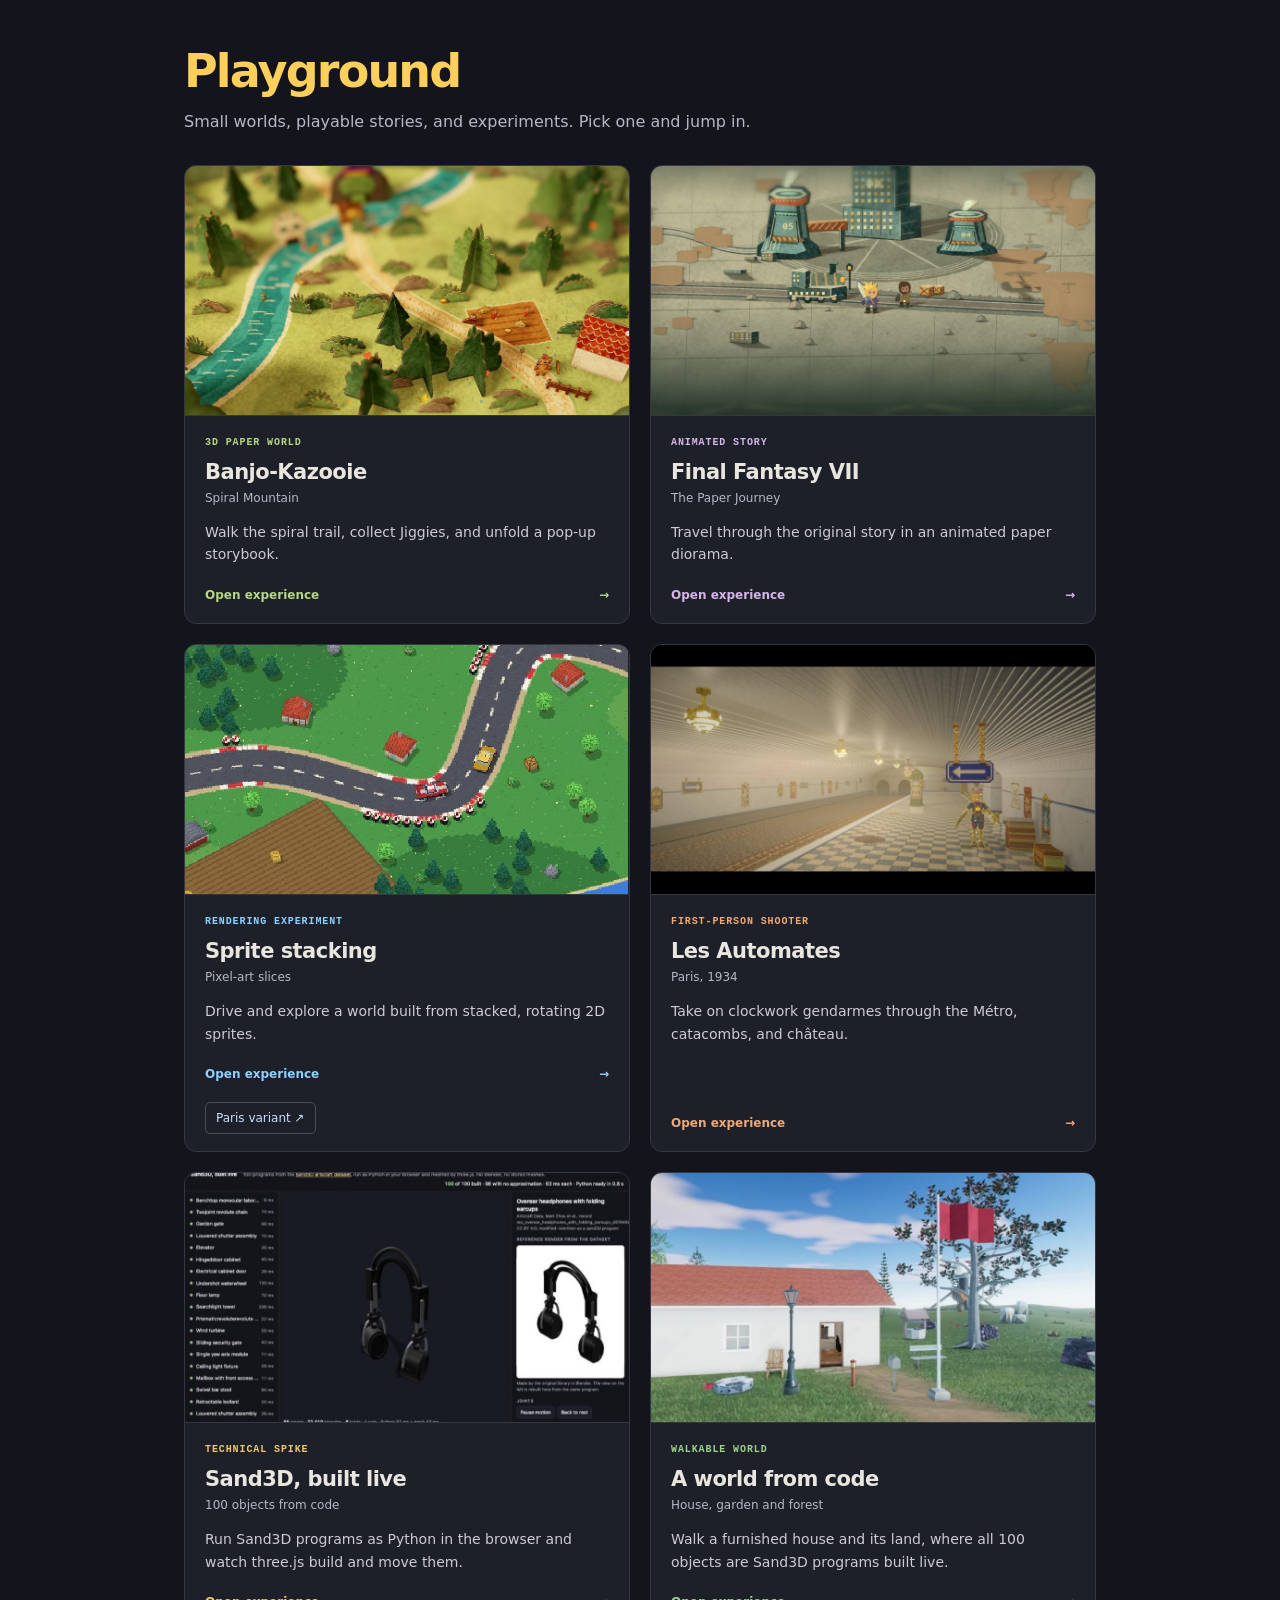
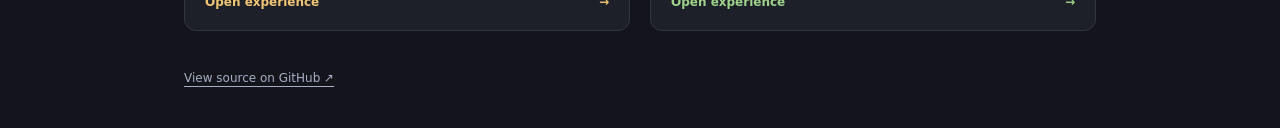
<file: index.html>
<!doctype html>
<html lang="en">
<head>
<meta charset="utf-8">
<meta name="viewport" content="width=device-width, initial-scale=1">
<meta name="description" content="A collection of playable worlds, papercraft stories, and browser experiments. Pick an experience and jump in.">
<meta name="theme-color" content="#14151c">
<title>Playground</title>
<style>
  * { box-sizing:border-box; }
  body { margin:0; background:#14151c; color:#e8e6df; font:16px/1.6 system-ui, sans-serif; }
  main { max-width:960px; margin:0 auto; padding:44px 24px 32px; }
  .intro { margin-bottom:30px; }
  h1 { margin:0; color:#ffcf5c; font-size:clamp(32px,5vw,46px); line-height:1.2; letter-spacing:-.04em; }
  .intro p { margin:10px 0 0; color:#b6b8c7; }
  .experiences { display:grid; grid-template-columns:repeat(2,minmax(0,1fr)); gap:20px; margin:0; padding:0; list-style:none; }
  .card { display:flex; flex-direction:column; min-width:0; overflow:hidden; border:1px solid #343640; border-radius:12px; background:#1d1f29; transition:border-color .15s ease, transform .15s ease; }
  .card:hover { border-color:var(--accent); transform:translateY(-3px); }
  .card:focus-within { border-color:var(--accent); }
  .experience { display:flex; flex:1; flex-direction:column; color:inherit; text-decoration:none; }
  .preview { display:block; width:100%; height:auto; aspect-ratio:16/9; object-fit:cover; background:#282d36; border-bottom:1px solid #343640; }
  .copy { display:flex; flex:1; flex-direction:column; padding:19px 20px 18px; }
  .kind { margin:0 0 9px; color:var(--accent); font:600 10px/1.5 ui-monospace, Menlo, Consolas, monospace; letter-spacing:.09em; text-transform:uppercase; }
  h2 { margin:0; font-size:21px; line-height:1.25; letter-spacing:-.025em; }
  .setting { margin:4px 0 0; color:#b6b8c7; font-size:12px; }
  .description { margin:13px 0 20px; color:#cbccd4; font-size:14px; line-height:1.6; }
  .open { display:flex; justify-content:space-between; gap:12px; margin-top:auto; color:var(--accent); font-size:12px; font-weight:600; }
  .variant { padding:0 20px 17px; margin:0; font-size:12px; }
  .variant a { display:inline-flex; align-items:center; min-height:32px; padding:3px 10px; border:1px solid #4a4d5a; border-radius:5px; color:#cbdfff; text-decoration:none; }
  .variant a:hover { border-color:#8fd0ff; background:#282d3c; }
  a:focus-visible { outline:3px solid #ffcf5c; outline-offset:-4px; border-radius:5px; }
  footer { margin-top:30px; font-size:12px; }
  footer a { display:inline-block; padding:8px 0; color:#a8afc4; text-underline-offset:4px; }
  @media(max-width:600px) { main { padding:28px 18px; } .intro { margin-bottom:22px; } .experiences { grid-template-columns:1fr; gap:18px; } }
  @media(prefers-reduced-motion:reduce) { .card { transition:none; } .card:hover { transform:none; } }
</style>
</head>
<body>
<main>
  <header class="intro">
    <h1>Playground</h1>
    <p>Small worlds, playable stories, and experiments. Pick one and jump in.</p>
  </header>
  <ul class="experiences" aria-label="Experiences">
    <li class="card" style="--accent:#b6d784">
      <a class="experience" href="banjo-kazooie/">
        <img class="preview" src="assets/previews/banjo-kazooie.jpg" alt="" width="960" height="540" decoding="async">
        <div class="copy">
          <p class="kind">3D paper world</p>
          <h2>Banjo-Kazooie</h2>
          <p class="setting">Spiral Mountain</p>
          <p class="description">Walk the spiral trail, collect Jiggies, and unfold a pop-up storybook.</p>
          <span class="open">Open experience <span aria-hidden="true">→</span></span>
        </div>
      </a>
    </li>
    <li class="card" style="--accent:#d6b6ea">
      <a class="experience" href="ffvii-story/">
        <img class="preview" src="assets/previews/ffvii-story.jpg" alt="" width="960" height="540" decoding="async">
        <div class="copy">
          <p class="kind">Animated story</p>
          <h2>Final Fantasy VII</h2>
          <p class="setting">The Paper Journey</p>
          <p class="description">Travel through the original story in an animated paper diorama.</p>
          <span class="open">Open experience <span aria-hidden="true">→</span></span>
        </div>
      </a>
    </li>
    <li class="card" style="--accent:#8fd0ff">
      <a class="experience" href="sprite-stacking/">
        <img class="preview" src="assets/previews/sprite-stacking.jpg" alt="" width="960" height="540" decoding="async">
        <div class="copy">
          <p class="kind">Rendering experiment</p>
          <h2>Sprite stacking</h2>
          <p class="setting">Pixel-art slices</p>
          <p class="description">Drive and explore a world built from stacked, rotating 2D sprites.</p>
          <span class="open">Open experience <span aria-hidden="true">→</span></span>
        </div>
      </a>
      <p class="variant"><a href="sprite-stacking/?world=paris">Paris variant <span aria-hidden="true">&nbsp;↗</span></a></p>
    </li>
    <li class="card" style="--accent:#edaa79">
      <a class="experience" href="automates/">
        <img class="preview" src="assets/previews/automates.jpg" alt="" width="960" height="540" loading="lazy" decoding="async">
        <div class="copy">
          <p class="kind">First-person shooter</p>
          <h2>Les Automates</h2>
          <p class="setting">Paris, 1934</p>
          <p class="description">Take on clockwork gendarmes through the Métro, catacombs, and château.</p>
          <span class="open">Open experience <span aria-hidden="true">→</span></span>
        </div>
      </a>
    </li>
    <li class="card" style="--accent:#f0c674">
      <a class="experience" href="sand3d-live/">
        <img class="preview" src="assets/previews/sand3d-live.jpg" alt="" width="960" height="540" loading="lazy" decoding="async">
        <div class="copy">
          <p class="kind">Technical spike</p>
          <h2>Sand3D, built live</h2>
          <p class="setting">100 objects from code</p>
          <p class="description">Run Sand3D programs as Python in the browser and watch three.js build and move them.</p>
          <span class="open">Open experience <span aria-hidden="true">→</span></span>
        </div>
      </a>
    </li>
    <li class="card" style="--accent:#9fd38a">
      <a class="experience" href="sand3d-world/">
        <img class="preview" src="assets/previews/sand3d-world.jpg" alt="" width="960" height="540" loading="lazy" decoding="async">
        <div class="copy">
          <p class="kind">Walkable world</p>
          <h2>A world from code</h2>
          <p class="setting">House, garden and forest</p>
          <p class="description">Walk a furnished house and its land, where all 100 objects are Sand3D programs built live.</p>
          <span class="open">Open experience <span aria-hidden="true">→</span></span>
        </div>
      </a>
    </li>
  </ul>
  <footer><a href="https://github.com/rnaud/playground">View source on GitHub ↗</a></footer>
</main>
</body>
</html>
</file>
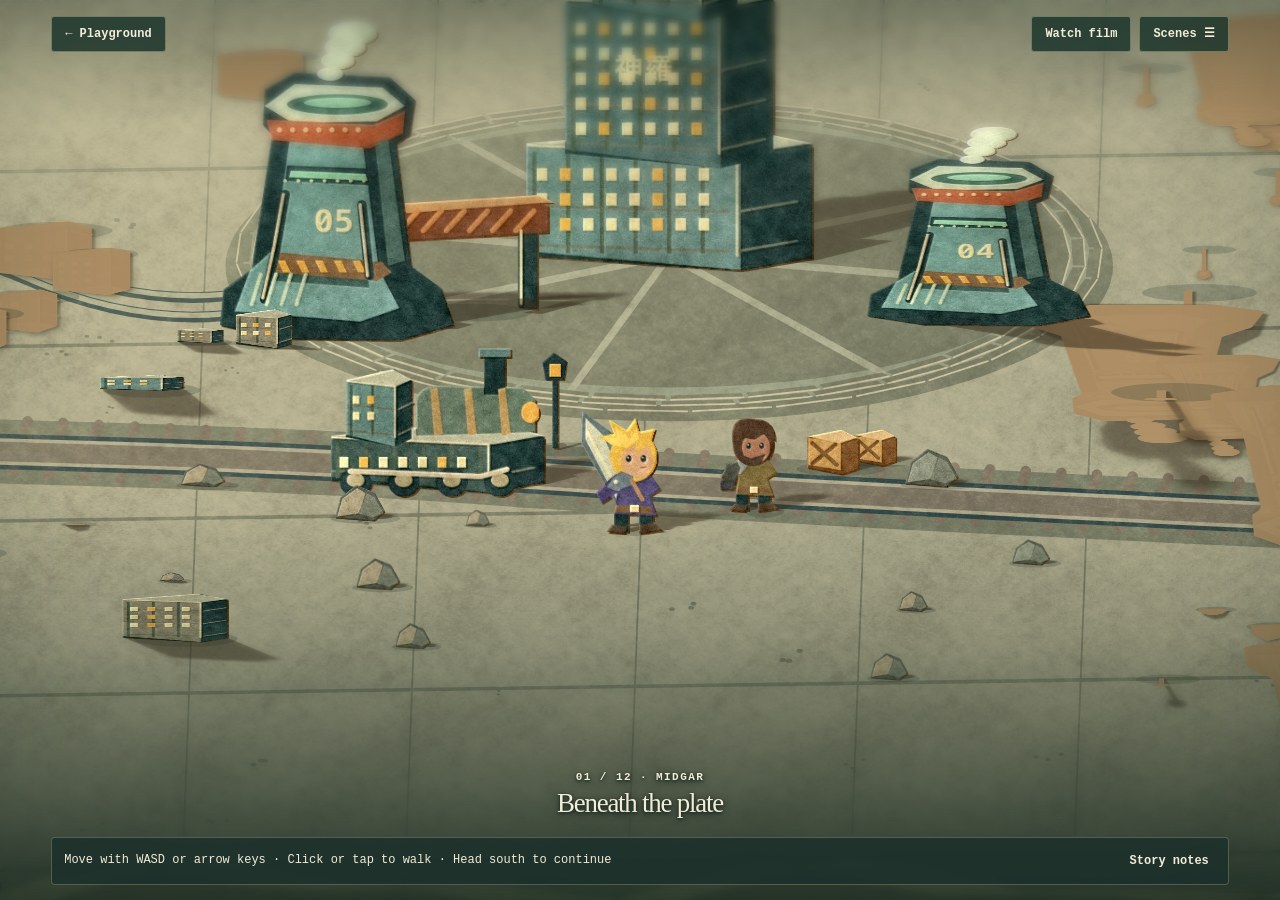
<file: ffvii-story/index.html>
<!doctype html><html lang="en"><head><meta charset="utf-8"><meta name="viewport" content="width=device-width,initial-scale=1,viewport-fit=cover"><meta name="theme-color" content="#293c32"><title>Final Fantasy VII · The Paper Journey</title><link rel="stylesheet" href="style.css"></head>
<body><main>
<svg id="world" role="img" aria-label="An animated pop-up paper map of Final Fantasy VII" preserveAspectRatio="xMidYMid slice"></svg>
<header><a href="../">← Playground</a><span class="tools"><button id="mode">Watch film</button> <button id="open-scenes">Scenes ☰</button></span></header>
<section id="captions" aria-label="Current scene"><div class="location" id="location"></div><h1 id="title"></h1><p id="caption"></p></section>
<footer><span id="walk-help">Move with WASD or arrow keys · Click or tap to walk · Head south to continue</span><button id="play" aria-label="Pause">Ⅱ</button><label class="sr" for="seek">Film position</label><input type="range" id="seek" min="0" step=".1" value="0"><output id="clock"></output><button id="story">Story notes</button></footer>
<dialog id="drawer"><form method="dialog"><button aria-label="Close">Close ×</button></form><div id="panel"></div></dialog>
<noscript>Enable JavaScript to play the illustrated journey.</noscript>
</main><script type="module" src="reader.js"></script></body></html>
</file>
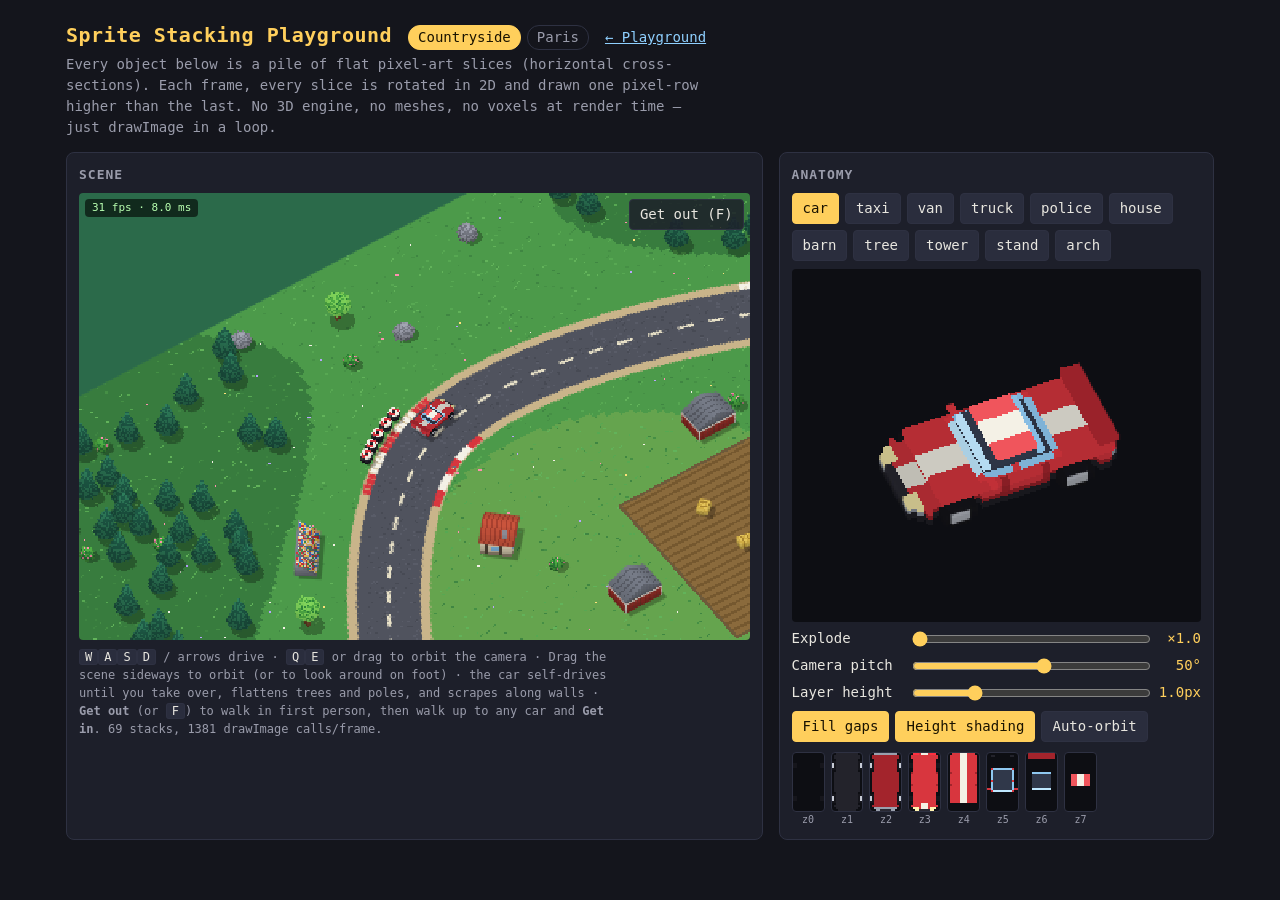
<file: sprite-stacking/index.html>
<!doctype html>
<html lang="en">
<head>
<meta charset="utf-8">
<meta name="viewport" content="width=device-width, initial-scale=1">
<title>Sprite Stacking Playground</title>
<link rel="stylesheet" href="../shared/style.css">
</head>
<body>
<main>
  <header class="top"><h1>Sprite Stacking Playground</h1><nav id="worlds"></nav><a href="../">&larr; Playground</a></header>
  <p>Every object below is a pile of flat pixel-art slices (horizontal cross-sections). Each frame, every
     slice is rotated in 2D and drawn one pixel-row higher than the last. No 3D engine, no meshes, no voxels
     at render time &mdash; just <code>drawImage</code> in a loop.</p>

  <div class="grid">
    <section class="card">
      <h2>Scene</h2>
      <div class="stage"><canvas id="scene" width="420" height="280"></canvas><span id="fps"></span><button id="act"></button></div>
      <div id="pad">
        <div><button data-k="a" aria-label="Steer left">&#9664;</button><button data-k="d" aria-label="Steer right">&#9654;</button></div>
        <div><button data-k="s" aria-label="Brake / reverse">&#9660;</button><button data-k="w" aria-label="Accelerate">&#9650;</button></div>
      </div>
      <p class="hint"><span class="keys"><kbd>W</kbd><kbd>A</kbd><kbd>S</kbd><kbd>D</kbd> / arrows drive &middot;
        <kbd>Q</kbd><kbd>E</kbd> or drag to orbit the camera &middot;</span> Drag the scene sideways to orbit (or to look around on foot) &middot; the car self-drives until you take over, flattens trees and poles, and scrapes along walls &middot;
        <b>Get out</b> (or <kbd>F</kbd>) to walk in first person, then walk up to any car and <b>Get in</b>.
        <span id="stats"></span></p>
    </section>

    <section class="card">
      <h2>Anatomy</h2>
      <div class="row" id="picker"></div>
      <canvas id="anatomy" width="220" height="190"></canvas>
      <label><span>Explode</span><input id="explode" type="range" min="1" max="8" step="0.1" value="1"><span id="explodeV"></span></label>
      <label><span>Camera pitch</span><input id="pitch" type="range" min="0" max="90" step="1" value="50"><span id="pitchV"></span></label>
      <label><span>Layer height</span><input id="spacing" type="range" min="0.5" max="2.5" step="0.1" value="1"><span id="spacingV"></span></label>
      <div class="row">
        <button id="fill" class="on">Fill gaps</button>
        <button id="shade" class="on">Height shading</button>
        <button id="orbit">Auto-orbit</button>
      </div>
      <div id="slices"></div>
    </section>
  </div>
</main>

<script src="../shared/sim.js"></script>
<script>
'use strict';
// ---------- models: a function (x,y,z) -> colour, baked into one canvas per z ----------
// Two bakes per model: flat colours, and "shaded" (lower slices darker) which sells the depth.
function makeModel(name, W, L, H, fn) {
  const bake = shaded => {
    const out = [];
    for (let z = 0; z < H; z++) {
      const c = mkCanvas(W, L), g = c.getContext('2d'), img = g.createImageData(W, L);
      const k = shaded ? 0.62 + 0.38 * (z / Math.max(1, H - 1)) : 1;
      for (let y = 0; y < L; y++) for (let x = 0; x < W; x++) {
        const col = fn(x, y, z);
        if (col == null) continue;
        const i = (y * W + x) * 4;
        img.data[i] = (col >> 16 & 255) * k; img.data[i + 1] = (col >> 8 & 255) * k; img.data[i + 2] = (col & 255) * k; img.data[i + 3] = 255;
      }
      g.putImageData(img, 0, 0);
      out.push(c);
    }
    return out;
  };
  const flat = bake(false), shaded = bake(true);
  const shadow = mkCanvas(W, L), sg = shadow.getContext('2d');
  flat.forEach(s => sg.drawImage(s, 0, 0));
  sg.globalCompositeOperation = 'source-in'; sg.fillStyle = '#000'; sg.fillRect(0, 0, W, L);
  return { name, W, L, H, flat, shaded, shadow };
}

const MODELS = {};
for (const d of Object.values(MODEL_DEFS)) MODELS[d.name] = makeModel(d.name, d.W, d.L, d.H, d.fn);

// ---------- the whole technique ----------
// Slice i is drawn at screen offset -i*lift. `pitch` is the camera elevation (0 = side-on, 90deg = top-down):
// the ground plane squashes by sin(pitch) and vertical height shows by cos(pitch).
function drawStack(ctx, m, x, y, rot, o) {
  const squash = Math.sin(o.pitch), lift = Math.cos(o.pitch) * o.spacing * o.scale;
  const slices = o.shade ? m.shaded : m.flat;
  // o.lean = [x px, y px, height factor] per layer: a knocked-over stack slides its layers sideways as it drops
  const [lx, ly, lk] = o.lean || [0, 0, 1];
  const sub = o.fill ? Math.min(6, Math.max(1, Math.ceil(Math.max(lift, Math.hypot(lx, ly))))) : 1;   // repeat each slice to plug gaps between layers
  let draws = 0;
  for (let i = 0; i < m.H; i++) for (let s = 0; s < sub; s++) {
    ctx.setTransform(1, 0, 0, 1, 0, 0);
    ctx.translate(Math.round(x + (i + s / sub) * lx), Math.round(y - (i + s / sub) * (lift * lk - ly)));
    ctx.scale(o.scale, o.scale * squash);
    ctx.rotate(rot);
    ctx.drawImage(slices[i], -m.W / 2, -m.L / 2);
    draws++;
  }
  ctx.setTransform(1, 0, 0, 1, 0, 0);
  return draws;
}

// ---------- setup ----------
const ground = makeGround(), world = makeWorld(MODELS);
const scene = $('scene'), sctx = scene.getContext('2d'), anat = $('anatomy'), actx = anat.getContext('2d');
sctx.imageSmoothingEnabled = actx.imageSmoothingEnabled = false;
const cam = { x: world.player.x, y: world.player.y, a: 0.6 };
bindInput(scene, cam, world);

const opt = { pitch: 0, spacing: 1, explode: 1, fill: true, shade: true, orbit: false };
bindRange('pitch', v => v + '°', v => opt.pitch = v * Math.PI / 180);
bindRange('spacing', v => v.toFixed(1) + 'px', v => opt.spacing = v);
bindRange('explode', v => '×' + v.toFixed(1), v => opt.explode = v);
bindToggles(opt, ['fill', 'shade', 'orbit']);

let selected = PICKABLE[0];
buildPicker(name => {
  selected = name;
  const box = $('slices'); box.innerHTML = '';
  const m = MODELS[name], k = Math.min(2, 60 / m.L);
  m.flat.forEach((s, i) => {
    if (m.H > 40 && i % 4) return;                                   // very tall models: show every 4th slice
    const f = document.createElement('figure'), c = mkCanvas(m.W, m.L);
    c.getContext('2d').drawImage(s, 0, 0); c.style.height = m.L * k + 'px';
    f.append(c, document.createElement('figcaption')); f.lastChild.textContent = 'z' + i;
    box.append(f);
  });
});

// ---------- top-down view ----------
function renderTop() {
  const W = scene.width, H = scene.height, cx = W / 2, cy = H / 2 + 20;
  const squash = Math.sin(opt.pitch), c = Math.cos(-cam.a), s = Math.sin(-cam.a);
  sctx.setTransform(1, 0, 0, 1, 0, 0);
  sctx.fillStyle = DEF.bg; sctx.fillRect(0, 0, W, H);
  // snap the camera to whole pixels so the ground and every stack step together (no 1px wobble between them)
  const ox = -cam.x * c + cam.y * s, oy = (-cam.x * s - cam.y * c) * squash;
  const snapX = Math.round(cx + ox) - (cx + ox), snapY = Math.round(cy + oy) - (cy + oy);
  sctx.translate(cx + snapX, cy + snapY); sctx.scale(1, squash); sctx.rotate(-cam.a); sctx.translate(-cam.x, -cam.y);
  sctx.drawImage(ground, 0, 0);
  // project, cull, then painter-sort back to front
  const o2 = { pitch: opt.pitch, spacing: opt.spacing, scale: 1, fill: opt.fill, shade: opt.shade };
  const vis = [], lift = Math.cos(opt.pitch) * opt.spacing;
  for (const o of world.objects) {
    const dx = o.x - cam.x, dy = o.y - cam.y, rx = dx * c - dy * s, ry = dx * s + dy * c;
    const sx = cx + rx + snapX, sy = cy + ry * squash + snapY, mr = Math.hypot(o.m.W, o.m.L) / 2;
    if (sx < -mr || sx > W + mr || sy < -mr || sy > H + mr + o.m.H * lift) continue;
    vis.push({ o, sx, sy, ry });
  }
  vis.sort((a, b) => a.ry - b.ry);
  sctx.globalAlpha = 0.28;
  for (const v of vis) { // blob shadows: the silhouette of the stack, nudged along the ground
    sctx.setTransform(1, 0, 0, 1, 0, 0);
    sctx.translate(Math.round(v.sx + 3), Math.round(v.sy + 2 * squash)); sctx.scale(1, squash); sctx.rotate(v.o.rot - cam.a);
    sctx.drawImage(v.o.m.shadow, -v.o.m.W / 2, -v.o.m.L / 2);
  }
  sctx.globalAlpha = 1;
  let draws = 0;
  for (const v of vis) {
    const f = v.o.fall, k = f ? Math.sin(f.a) * opt.spacing : 0;     // fall direction, turned into screen space
    draws += drawStack(sctx, v.o.m, v.sx, v.sy, v.o.rot - cam.a, f ? { ...o2, lean: [(f.dx * c - f.dy * s) * k, (f.dx * s + f.dy * c) * squash * k, Math.cos(f.a)] } : o2);
  }
  $('stats').textContent = ` ${vis.length} stacks, ${draws} drawImage calls/frame.`;
}

// ---------- first-person view ----------
// Sprite stacks have no real sides, so on foot this is the classic 2D trick set: a software "mode 7" floor,
// and every object drawn as a billboard: its stack viewed almost side-on, scaled by distance, far to near.
let floorImg = null, groundPx = null;
const packed = (r, g, b) => (255 << 24 | b << 16 | g << 8 | r) >>> 0;
const FOG_PX = packed(...FP.fog), OUT_PX = packed(parseInt(DEF.bg.slice(1, 3), 16), parseInt(DEF.bg.slice(3, 5), 16), parseInt(DEF.bg.slice(5, 7), 16));
function renderFP() {
  const W = scene.width, H = scene.height, hz = H >> 1, rows = H - hz, ft = world.foot, fx = Math.cos(ft.yaw), fy = Math.sin(ft.yaw);
  if (!groundPx) { groundPx = new Uint32Array(ground.getContext('2d').getImageData(0, 0, WORLD, WORLD).data.buffer); floorImg = sctx.createImageData(W, rows); }
  sctx.setTransform(1, 0, 0, 1, 0, 0); sctx.globalAlpha = 1;
  sctx.fillStyle = FP.sky; sctx.fillRect(0, 0, W, hz);
  const buf = new Uint32Array(floorImg.data.buffer), [FR, FG, FB] = FP.fog;
  for (let row = 0, o = 0; row < rows; row++) {                     // each screen row below the horizon is one line across the ground
    const d = FP.eye * FP.focal / (row + 0.5), k = d / FP.focal, t = Math.min(1, Math.max(0, (d - FP.fog0) / (FP.far - FP.fog0)));
    let wx = ft.x + fx * d + fy * (W / 2) * k, wy = ft.y + fy * d - fx * (W / 2) * k;
    const sx = -fy * k, sy = fx * k;
    for (let x = 0; x < W; x++, wx += sx, wy += sy) {
      let c = FOG_PX;
      if (t < 1) {
        c = wx >= 0 && wy >= 0 && wx < WORLD && wy < WORLD ? groundPx[(wy | 0) * WORLD + (wx | 0)] : OUT_PX;
        if (t > 0) { const r = c & 255, g = c >> 8 & 255, b = c >> 16 & 255; c = packed(r + (FR - r) * t, g + (FG - g) * t, b + (FB - b) * t); }
      }
      buf[o++] = c;
    }
  }
  sctx.putImageData(floorImg, 0, hz);
  const list = [];
  for (const o of world.objects) {
    const dx = o.x - ft.x, dy = o.y - ft.y, f = dx * fx + dy * fy;
    if (f < 5 || f > FP.far) continue;
    const s = FP.focal / f, sx = W / 2 + (-dx * fy + dy * fx) * s, ext = Math.hypot(o.m.W, o.m.L) / 2 * s;
    if (sx < -ext || sx > W + ext) continue;
    list.push({ o, f, sx, s });
  }
  list.sort((a, b) => b.f - a.f);
  let draws = 0;
  for (const v of list) {
    sctx.globalAlpha = 1 - Math.min(1, Math.max(0, (v.f - FP.fog0) / (FP.far - FP.fog0)));
    draws += drawStack(sctx, v.o.m, v.sx, hz + FP.eye * v.s, v.o.rot - ft.yaw - Math.PI / 2,
      { pitch: Math.max(0.07, Math.atan2(FP.eye, v.f)), spacing: opt.spacing, scale: v.s, fill: opt.fill, shade: opt.shade,
        lean: v.o.fall ? [(-v.o.fall.dx * fy + v.o.fall.dy * fx) * Math.sin(v.o.fall.a) * v.s * opt.spacing, 0, Math.cos(v.o.fall.a)] : null });
  }
  sctx.globalAlpha = 1;
  $('stats').textContent = ` On foot: ${list.length} billboards, ${draws} drawImage calls/frame.`;
}

function render(t) {
  if (world.foot) renderFP(); else renderTop();
  // anatomy view: same routine, bigger, with the layers pulled apart
  const m = MODELS[selected], exploded = opt.explode > 1.05;
  const foot = Math.hypot(m.W, m.L), rise = m.H * Math.cos(opt.pitch) * opt.spacing * opt.explode;
  const sc = Math.min(4, 200 / foot, (anat.height - 16) / (rise + foot * Math.sin(opt.pitch))); // keep the exploded stack in frame
  actx.setTransform(1, 0, 0, 1, 0, 0); actx.clearRect(0, 0, anat.width, anat.height);
  const o3 = { pitch: opt.pitch, spacing: opt.spacing * opt.explode, scale: sc, fill: opt.fill && !exploded, shade: opt.shade };
  const tall = m.H * Math.cos(opt.pitch) * o3.spacing * sc;
  drawStack(actx, m, anat.width / 2, anat.height / 2 + tall / 2, t * 0.0006, o3);
}

let last = performance.now();
function frame(now) {
  const dt = Math.min(0.05, (now - last) / 1000), t0 = performance.now(); last = now;
  updateWorld(dt, world, cam, opt); render(now);
  tickHud(world, now, performance.now() - t0);
  requestAnimationFrame(frame);
}
requestAnimationFrame(frame);
</script>
</body>
</html>
</file>
<file: ffvii-story/style.css>
:root{color-scheme:dark;--paper:#f3ecd8;--mono:'Courier New',monospace}*{box-sizing:border-box}body{margin:0;background:#43574d;color:var(--paper);font:16px Georgia,serif}main{position:relative;isolation:isolate;height:100vh;height:100dvh;overflow:hidden}#world{width:100%;height:100%;display:block;background:#829183}main:after{content:"";position:absolute;inset:0;z-index:0;pointer-events:none;background:linear-gradient(to bottom,#10231b4a,transparent 14%,transparent 56%,#10231b33 71%,#10231bd9 100%);box-shadow:inset 0 0 13vmin #192c202f}header,footer,#captions{position:absolute;z-index:1}header,footer{left:clamp(16px,4vw,70px);right:clamp(16px,4vw,70px);display:flex;align-items:center;gap:15px}header{top:max(16px,env(safe-area-inset-top));justify-content:space-between}header a,button{font:600 12px/1.2 var(--mono);color:inherit;text-decoration:none;cursor:pointer;background:#20382edf;border:1px solid #dbd5ad65;border-radius:3px;padding:10px 13px}button:hover,header a:hover{background:#445e47}#captions{left:50%;bottom:82px;transform:translateX(-50%);width:min(810px,90%);text-align:center;text-shadow:0 2px 7px #14261c,0 1px 3px #14261c;pointer-events:none}.location{font:bold 11px/1.4 var(--mono);letter-spacing:.13em;text-transform:uppercase}h1{font-weight:normal;font-size:clamp(28px,3.3vw,54px);margin:5px 0 8px;letter-spacing:-.045em}#caption{font:clamp(16px,1.44vw,22px)/1.36 Georgia,serif;max-width:68ch;margin:0 auto;text-wrap:balance}footer{bottom:max(15px,env(safe-area-inset-bottom));padding:9px 12px;background:#1c302bdc;border:1px solid #e8e0b841;border-radius:4px}footer button{white-space:nowrap;border:none;background:transparent;padding:7px}#play{min-width:38px}#seek{flex:1;min-width:30px;accent-color:#d0d8ad;height:18px;cursor:pointer}output{font:12px var(--mono);white-space:nowrap}dialog{width:min(540px,94vw);max-height:82dvh;border:1px solid #887f69;border-radius:4px;background:#f0e8d4;color:#293e34;padding:24px;box-shadow:6px 12px 40px #0c1c1755}dialog::backdrop{background:#14251cb0}dialog form{text-align:right}dialog h2{font:normal 32px Georgia;margin:8px 0 14px}dialog p{font:18px/1.52 Georgia}dialog ol{padding-left:28px}dialog li{border-top:1px solid #b8b5a3}dialog li button{color:#293e34;background:transparent;text-align:left;border:0;width:100%;padding:12px}dialog li button:hover{background:#d4d6bd}dialog form button{color:#f3ecd8}.sr{position:absolute;clip-path:inset(50%);width:1px;height:1px;overflow:hidden}
@media(max-width:600px){#captions{bottom:88px}.location{font-size:10px}footer{gap:6px;padding:7px}footer button{font-size:11px}output{font-size:10px}h1{font-size:29px}header a,header button{font-size:11px}#caption{font-size:16px}}
.vapor{animation:vapor 3.4s ease-in-out infinite;animation-delay:var(--delay);animation-play-state:var(--motion,running)}@keyframes vapor{0%{opacity:0;transform:translate(0,5px)}25%{opacity:.85}100%{opacity:0;transform:translate(10px,-16px)}}@media(prefers-reduced-motion:reduce){.vapor{animation:none;opacity:.55}}
/* The focus plane passes through the actors. Keep the player controls in focus. */
main:before{content:"";position:absolute;inset:0;z-index:1;pointer-events:none;-webkit-backdrop-filter:blur(4px);backdrop-filter:blur(4px);mask-image:linear-gradient(to bottom,#000 0%,transparent 34%,transparent 68%,#000 100%)}
header,footer,#captions{z-index:2}
.tools{display:flex;align-items:center;gap:8px}#walk-help{display:none;font:12px/1.4 var(--mono)}body.exploring #world{touch-action:none;cursor:crosshair}body.exploring #walk-help{display:block;flex:1}body.exploring :is(#play,#seek,#clock){display:none}body.exploring #captions{pointer-events:none;bottom:78px}body.exploring #title{font-size:clamp(20px,2.1vw,33px);margin:3px 0}body.exploring #caption{display:none}@media(max-width:600px){#walk-help{font-size:10px}.tools{gap:3px}}
</file>
<file: shared/style.css>
:root { --bg:#14151c; --panel:#1d1f2a; --line:#2e3142; --ink:#e8e6df; --dim:#9a9cab; --acc:#ffcf5c; }
  * { box-sizing: border-box; }
  body { margin:0; background:var(--bg); color:var(--ink); font:14px/1.5 ui-monospace, Menlo, Consolas, monospace; }
  main { max-width:1180px; margin:0 auto; padding:20px 16px 40px; }
  h1 { font-size:20px; margin:0 0 4px; color:var(--acc); letter-spacing:.5px; }
  p { margin:0 0 14px; color:var(--dim); max-width:75ch; }
  .grid { display:grid; grid-template-columns: minmax(0,1.6fr) minmax(0,1fr); gap:16px; }
  @media (max-width:860px) { .grid { grid-template-columns:1fr; } }
  .card { background:var(--panel); border:1px solid var(--line); border-radius:8px; padding:12px; }
  .card h2 { font-size:13px; margin:0 0 8px; text-transform:uppercase; letter-spacing:1px; color:var(--dim); }
  canvas { image-rendering:pixelated; display:block; width:100%; border-radius:4px; background:#0d0e13; }
  #scene { cursor:grab; touch-action:pan-y; }
  #pad { display:none; justify-content:space-between; margin-top:10px; gap:10px; user-select:none; -webkit-user-select:none; }
  #pad div { display:flex; gap:10px; }
  #pad button { width:64px; height:56px; font-size:22px; border-radius:10px; touch-action:none; -webkit-touch-callout:none; }
  #pad button.down { background:var(--acc); color:#1a1300; }
  @media (pointer:coarse), (max-width:860px) { #pad { display:flex; } .keys { display:none; } main { padding:14px 12px 32px; } button { padding:8px 12px; } input[type=range] { height:28px; } }
  label { display:grid; grid-template-columns:110px 1fr 44px; gap:8px; align-items:center; margin:6px 0; }
  label span:last-child { text-align:right; color:var(--acc); }
  input[type=range] { width:100%; accent-color:var(--acc); }
  .row { display:flex; flex-wrap:wrap; gap:6px; margin:8px 0; }
  button { background:#2a2d3d; color:var(--ink); border:1px solid var(--line); border-radius:4px; padding:4px 10px; font:inherit; cursor:pointer; }
  button.on { background:var(--acc); color:#1a1300; border-color:var(--acc); }
  #slices { display:flex; flex-wrap:wrap; gap:6px; margin-top:10px; }
  #slices figure { margin:0; text-align:center; font-size:10px; color:var(--dim); }
  #slices canvas { width:auto; background:#0d0e13; border:1px solid var(--line); }
  kbd { background:#2a2d3d; border:1px solid var(--line); border-radius:3px; padding:0 5px; color:var(--ink); }
  .hint { font-size:12px; color:var(--dim); margin:8px 0 0; }
  header.top { display:flex; flex-wrap:wrap; align-items:baseline; gap:6px 16px; margin-bottom:4px; }
  header.top h1 { margin:0; }
  a { color:#8fd0ff; }
  .notes { margin:14px 0 0; padding-left:18px; color:var(--dim); font-size:12px; }
  .notes b { color:var(--ink); font-weight:600; }
  .stage { position:relative; }
  #fps { position:absolute; left:6px; top:6px; background:rgba(0,0,0,.6); color:#b8ffb0; padding:1px 7px; border-radius:4px; font-size:11px; pointer-events:none; }
  #act { position:absolute; right:6px; top:6px; background:rgba(29,31,42,.85); }
  #act.on { background:var(--acc); }
  #worlds { display:flex; gap:6px; }
  #worlds a { text-decoration:none; padding:1px 9px; border:1px solid var(--line); border-radius:12px; color:var(--dim); }
  #worlds a.here { background:var(--acc); color:#1a1300; border-color:var(--acc); }
</file>
